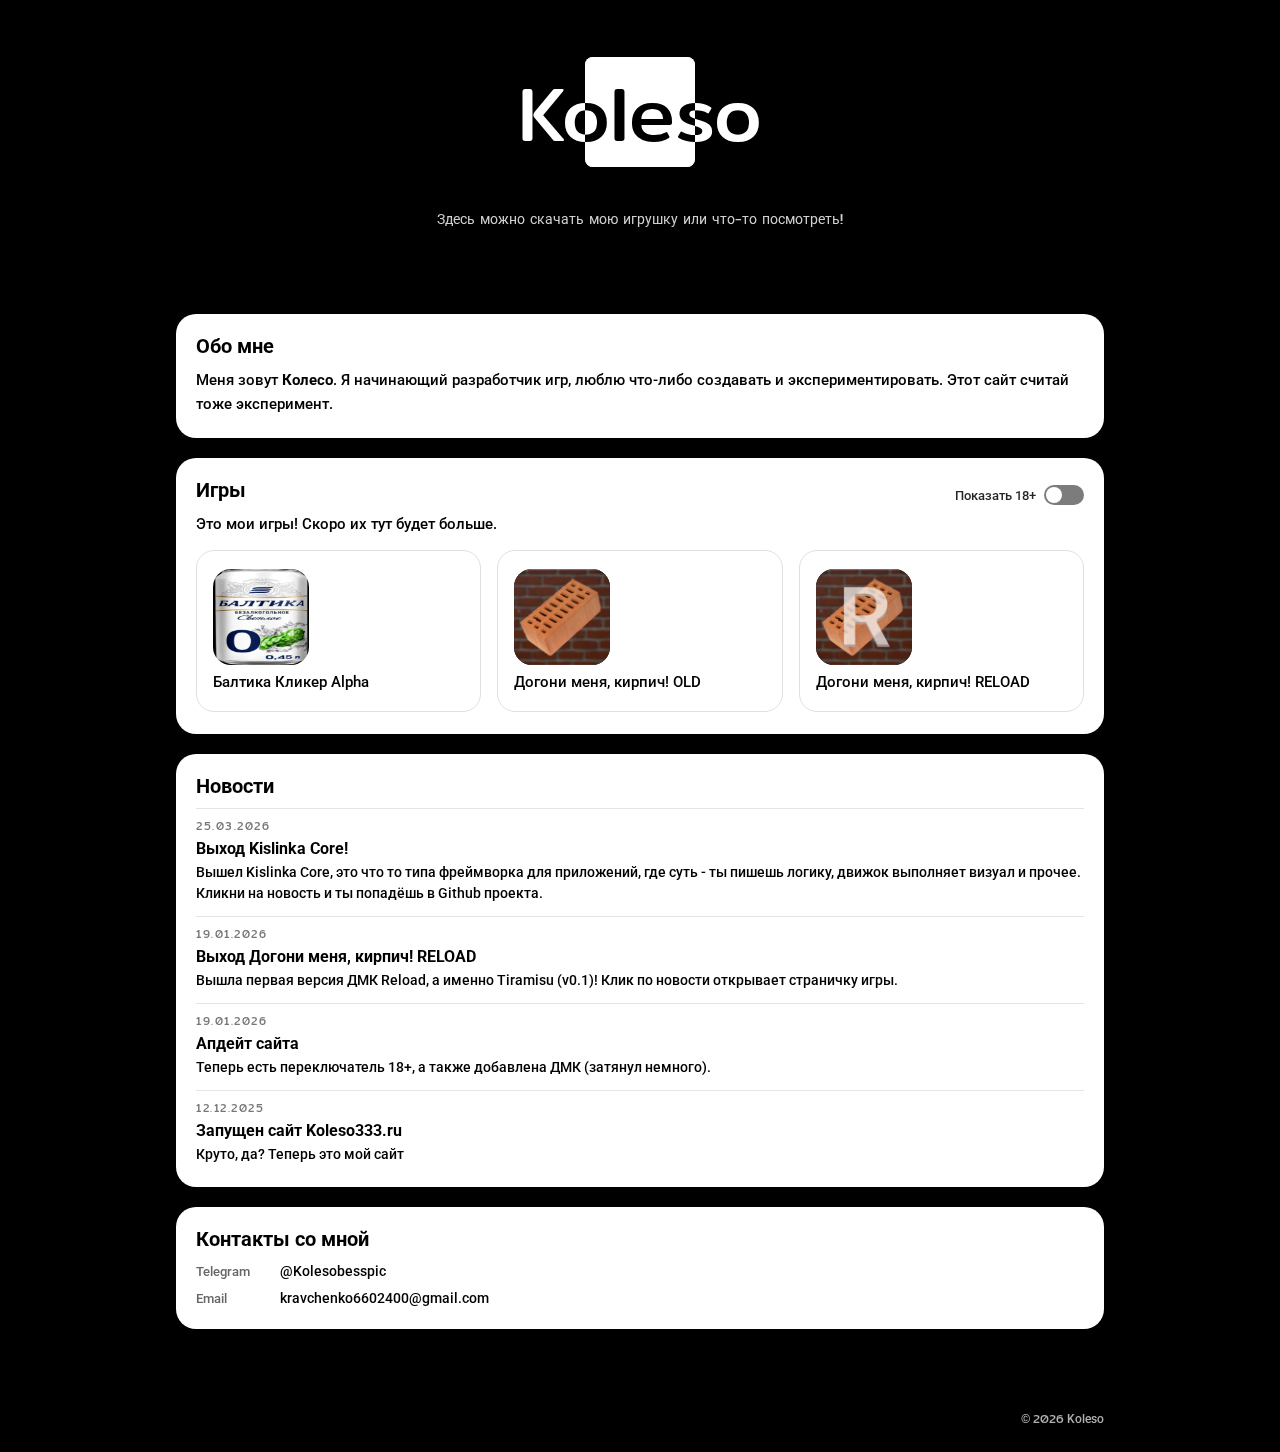
<file: index.html>
<!DOCTYPE html>
<html lang="ru">
<head>
    <meta charset="UTF-8">
    <title>Koleso Dev</title>
    <meta name="viewport" content="width=device-width, initial-scale=1">

    <link rel="stylesheet" href="style.css">
    <link rel="icon" href="icon.ico" type="image/x-icon">

    <style>
        /* ===== ЗАГРУЗЧИК / ЧЁРНЫЙ ЭКРАН ===== */

        /* Прячем основной контент, пока body.loading */
        body.loading .site-header,
        body.loading .page,
        body.loading .footer {
            visibility: hidden;
        }

        /* Чёрный экран / лоадер поверх всего */
        .app-loader {
            position: fixed;
            inset: 0;
            background: #000;
            z-index: 9999;
            display: flex;
            align-items: center;
            justify-content: center;
            color: #fff;
            font-family: system-ui, -apple-system, BlinkMacSystemFont, "Segoe UI", sans-serif;
            text-align: center;
            padding: 1.5rem;
        }

        /* Когда загрузились данные — прячем лоадер */
        body:not(.loading) .app-loader {
            display: none;
        }

        .loader-error {
            max-width: 420px;
            line-height: 1.4;
            font-size: 15px;
            opacity: 0.9;
        }

        /* ===== ПЕРЕКЛЮЧАТЕЛЬ 18+ ДЛЯ ИГР ===== */

        .games-header {
            display: flex;
            align-items: center;
            justify-content: space-between;
            gap: 1rem;
        }

        .games-adult-toggle {
            display: flex;
            align-items: center;
            gap: 0.5rem;
            font-size: 13px;
            opacity: 0.85;
            white-space: nowrap;
        }

        .games-adult-label {
            user-select: none;
        }

        /* Базовый переключатель */
        .switch {
            position: relative;
            display: inline-block;
            width: 40px;
            height: 20px;
        }

        .switch input {
            opacity: 0;
            width: 0;
            height: 0;
        }

        .switch-slider {
            position: absolute;
            cursor: pointer;
            inset: 0;
            background-color: #666;
            transition: 0.2s;
            border-radius: 999px;
        }

        .switch-slider::before {
            position: absolute;
            content: "";
            height: 16px;
            width: 16px;
            left: 2px;
            top: 2px;
            background-color: #fff;
            transition: 0.2s;
            border-radius: 50%;
        }

        .switch input:checked + .switch-slider {
            background-color: #e53935; /* красный, 18+ */
        }

        .switch input:checked + .switch-slider::before {
            transform: translateX(20px);
        }

        /* Скрытые 18+ игры */
        .game-card--hidden-adult {
            display: none !important;
        }

        @media (max-width: 600px) {
            .games-header {
                flex-direction: column;
                align-items: flex-start;
            }
        }
    </style>
</head>
<body>

<header class="site-header" id="top">
    <div class="header-inner">
        <div class="brand">
            <div class="hero">
                <div class="hero-square hero-square--left"></div>
                <div class="hero-square hero-square--right"></div>
                <h1 class="hero-title">Koleso</h1>
            </div>

            <p class="brand-subtitle">
                Здесь можно скачать мою игрушку или что-то посмотреть!
            </p>
        </div>

    </div>
</header>

<main class="page">

    <!-- ОБО МНЕ -->
    <section id="about" class="section card">
        <h2 class="section-title" id="about-title">Обо мне</h2>
        <p class="section-text" id="about-text">Меня зовут <strong>Колесо</strong>. Я начинающий разработчик игр, люблю что‑либо создавать и экспериментировать. Этот сайт считай тоже эксперимент.</p>
    </section>

    <!-- ИГРЫ -->
    <section id="games" class="section card">
        <div class="games-header">
            <h2 class="section-title" id="games-title">Игры</h2>

            <!-- переключатель 18+ справа от заголовка -->
            <div class="games-adult-toggle">
                <span class="games-adult-label">Показать 18+</span>
                <label class="switch">
                    <input type="checkbox" id="toggle-18plus">
                    <span class="switch-slider"></span>
                </label>
            </div>
        </div>

        <p class="section-text" id="games-text">Это мои игры! Скоро их тут будет больше.</p>

        <div class="games-grid" id="games-grid">
            <a href="games/cex-drochilni/index.html" target="_blank" rel="noopener noreferrer" class="game-card" data-adult="true">
                <img src="games/cex-drochilni/logo.png" alt="Цex дрочильни" class="game-card-logo">
                <div class="game-card-title">Цex дрочильни</div>
            </a>
            <a href="games/baltika-clicker/index.html" target="_blank" rel="noopener noreferrer" class="game-card" data-adult="false">
                <img src="games/baltika-clicker/logo.png" alt="Балтика Кликер Alpha" class="game-card-logo">
                <div class="game-card-title">Балтика Кликер Alpha</div>
            </a>
            <a href="games/dmk-old/index.html" target="_blank" rel="noopener noreferrer" class="game-card" data-adult="false">
                <img src="games/dmk-old/logo.png" alt="Догони меня, кирпич! OLD" class="game-card-logo">
                <div class="game-card-title">Догони меня, кирпич! OLD</div>
            </a>
            <a href="games/dmk/index.html" target="_blank" rel="noopener noreferrer" class="game-card" data-adult="false">
                <img src="games/dmk/logo.png" alt="Догони меня, кирпич! RELOAD" class="game-card-logo">
                <div class="game-card-title">Догони меня, кирпич! RELOAD</div>
            </a>
        </div>
    </section>

    <!-- НОВОСТИ -->
    <section id="news" class="section card">
        <h2 class="section-title" id="news-title">Новости</h2>

        <div class="news-list" id="news-list">
            <article class="news-item">
                <a href="https://github.com/Koleso333/KislinkaCore" class="news-item-link" target="_blank" rel="noopener noreferrer">
                    <time class="news-date" datetime="2026-03-25">25.03.2026</time>
                    <h3 class="news-title">Выход Kislinka Core!</h3>
                    <p class="news-text">Вышел Kislinka Core, это что то типа фреймворка для приложений, где суть - ты пишешь логику, движок выполняет визуал и прочее. Кликни на новость и ты попадёшь в Github проекта.</p>
                </a>
            </article>
            <article class="news-item">
                <a href="games/dmk/index.html" class="news-item-link" target="_blank" rel="noopener noreferrer">
                    <time class="news-date" datetime="2026-01-19">19.01.2026</time>
                    <h3 class="news-title">Выход Догони меня, кирпич! RELOAD</h3>
                    <p class="news-text">Вышла первая версия ДМК Reload, а именно Tiramisu (v0.1)! Клик по новости открывает страничку игры.</p>
                </a>
            </article>
            <article class="news-item">
                <div class="news-item-content">
                    <time class="news-date" datetime="2026-01-19">19.01.2026</time>
                    <h3 class="news-title">Апдейт сайта</h3>
                    <p class="news-text">Теперь есть переключатель 18+, а также добавлена ДМК (затянул немного).</p>
                </div>
            </article>
            <article class="news-item">
                <div class="news-item-content">
                    <time class="news-date" datetime="2025-12-12">12.12.2025</time>
                    <h3 class="news-title">Запущен сайт Koleso333.ru</h3>
                    <p class="news-text">Круто, да? Теперь это мой сайт</p>
                </div>
            </article>
        </div>
    </section>

    <!-- КОНТАКТЫ -->
    <section id="contacts" class="section card">
        <h2 class="section-title" id="contacts-title">Контакты со мной</h2>
        <ul class="contacts-list" id="contacts-list">
            <li>
                <span class="contact-label">Telegram</span>
                <a href="https://t.me/Kolesobesspic" class="contact-link" target="_blank" rel="noopener noreferrer">@Kolesobesspic</a>
            </li>
            <li>
                <span class="contact-label">Email</span>
                <a href="mailto:kravchenko6602400@gmail.com" class="contact-link">kravchenko6602400@gmail.com</a>
            </li>
        </ul>
    </section>
</main>

<footer class="footer">
    <span>© <span id="year"></span> Koleso</span>
</footer>

<script>
    (function () {
        // Год в подвале
        const yearEl = document.getElementById('year');
        if (yearEl) {
            yearEl.textContent = new Date().getFullYear();
        }

        const gamesContainer = document.getElementById('games-grid');
        const adultToggle    = document.getElementById('toggle-18plus');

        const ADULT_TOGGLE_KEY = 'gamesShow18Plus';
        let showAdultGames = false;

        // ===== Работа с localStorage для 18+ =====
        function getSavedAdultToggle() {
            try {
                return localStorage.getItem(ADULT_TOGGLE_KEY);
            } catch (e) {
                return null;
            }
        }

        function setSavedAdultToggle(value) {
            try {
                localStorage.setItem(ADULT_TOGGLE_KEY, value);
            } catch (e) {
                // игнорируем ошибки (например, в приватном режиме)
            }
        }

        function applyAdultFilterToGames() {
            if (!gamesContainer) return;
            const cards = gamesContainer.querySelectorAll('.game-card');
            cards.forEach(card => {
                const isAdult = card.dataset.adult === 'true';
                if (isAdult && !showAdultGames) {
                    card.classList.add('game-card--hidden-adult');
                } else {
                    card.classList.remove('game-card--hidden-adult');
                }
            });
        }

        function onAdultToggleChange(e) {
            const checked = e.target.checked;

            // Включение 18+ — показать предупреждение
            if (checked && !showAdultGames) {
                const ok = window.confirm(
                    'Эта настройка покажет игры с контентом 18+.\n' +
                    'Подтвердите, что вам уже есть 18 лет.'
                );
                if (!ok) {
                    e.target.checked = false;
                    return;
                }
            }

            showAdultGames = checked;
            setSavedAdultToggle(showAdultGames ? '1' : '0');
            applyAdultFilterToGames();
        }

        // Инициализация состояния переключателя 18+ из localStorage
        if (adultToggle) {
            const saved = getSavedAdultToggle();
            showAdultGames = saved === '1';
            adultToggle.checked = showAdultGames;
            adultToggle.addEventListener('change', onAdultToggleChange);
        }

        applyAdultFilterToGames();
    })();
</script>
</body>
</html>
</file>
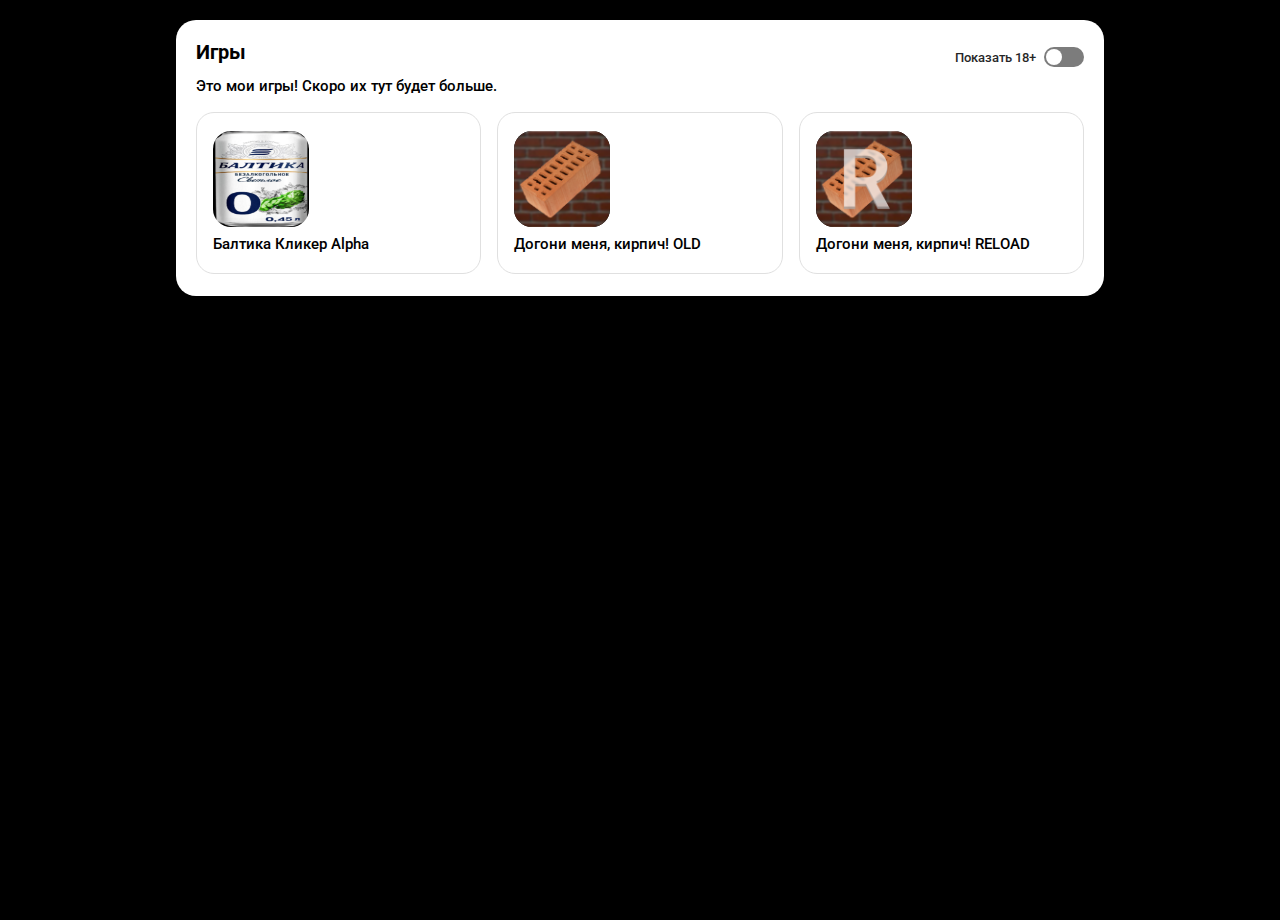
<file: games/index.html>
<!DOCTYPE html>
<html lang="ru">
<head>
    <meta charset="UTF-8">
    <title>Игры — Koleso</title>
    <meta name="viewport" content="width=device-width, initial-scale=1">

    <link rel="stylesheet" href="../style.css">
    <link rel="icon" href="../icon.ico" type="image/x-icon">

    <style>
        .games-header {
            display: flex;
            align-items: center;
            justify-content: space-between;
            gap: 1rem;
        }

        .games-adult-toggle {
            display: flex;
            align-items: center;
            gap: 0.5rem;
            font-size: 13px;
            opacity: 0.85;
            white-space: nowrap;
        }

        .games-adult-label {
            user-select: none;
        }

        .switch {
            position: relative;
            display: inline-block;
            width: 40px;
            height: 20px;
        }

        .switch input {
            opacity: 0;
            width: 0;
            height: 0;
        }

        .switch-slider {
            position: absolute;
            cursor: pointer;
            inset: 0;
            background-color: #666;
            transition: 0.2s;
            border-radius: 999px;
        }

        .switch-slider::before {
            position: absolute;
            content: "";
            height: 16px;
            width: 16px;
            left: 2px;
            top: 2px;
            background-color: #fff;
            transition: 0.2s;
            border-radius: 50%;
        }

        .switch input:checked + .switch-slider {
            background-color: #e53935;
        }

        .switch input:checked + .switch-slider::before {
            transform: translateX(20px);
        }

        .game-card--hidden-adult {
            display: none !important;
        }

        @media (max-width: 600px) {
            .games-header {
                flex-direction: column;
                align-items: flex-start;
            }
        }
    </style>
</head>
<body>

<main class="page">

    <section id="games" class="section card">
        <div class="games-header">
            <h2 class="section-title" id="games-title">Игры</h2>

            <div class="games-adult-toggle">
                <span class="games-adult-label">Показать 18+</span>
                <label class="switch">
                    <input type="checkbox" id="toggle-18plus">
                    <span class="switch-slider"></span>
                </label>
            </div>
        </div>

        <p class="section-text" id="games-text">Это мои игры! Скоро их тут будет больше.</p>

        <div class="games-grid" id="games-grid">
            <a href="cex-drochilni/index.html" target="_blank" rel="noopener noreferrer" class="game-card" data-adult="true">
                <img src="cex-drochilni/logo.png" alt="Цex дрочильни" class="game-card-logo">
                <div class="game-card-title">Цex дрочильни</div>
            </a>
            <a href="baltika-clicker/index.html" target="_blank" rel="noopener noreferrer" class="game-card" data-adult="false">
                <img src="baltika-clicker/logo.png" alt="Балтика Кликер Alpha" class="game-card-logo">
                <div class="game-card-title">Балтика Кликер Alpha</div>
            </a>
            <a href="dmk-old/index.html" target="_blank" rel="noopener noreferrer" class="game-card" data-adult="false">
                <img src="dmk-old/logo.png" alt="Догони меня, кирпич! OLD" class="game-card-logo">
                <div class="game-card-title">Догони меня, кирпич! OLD</div>
            </a>
            <a href="dmk/index.html" target="_blank" rel="noopener noreferrer" class="game-card" data-adult="false">
                <img src="dmk/logo.png" alt="Догони меня, кирпич! RELOAD" class="game-card-logo">
                <div class="game-card-title">Догони меня, кирпич! RELOAD</div>
            </a>
        </div>
    </section>

</main>

<script>
    (function () {
        const gamesContainer = document.getElementById('games-grid');
        const adultToggle    = document.getElementById('toggle-18plus');

        const ADULT_TOGGLE_KEY = 'gamesShow18Plus';
        let showAdultGames = false;

        function getSavedAdultToggle() {
            try {
                return localStorage.getItem(ADULT_TOGGLE_KEY);
            } catch (e) {
                return null;
            }
        }

        function setSavedAdultToggle(value) {
            try {
                localStorage.setItem(ADULT_TOGGLE_KEY, value);
            } catch (e) {
            }
        }

        function applyAdultFilterToGames() {
            if (!gamesContainer) return;
            const cards = gamesContainer.querySelectorAll('.game-card');
            cards.forEach(card => {
                const isAdult = card.dataset.adult === 'true';
                if (isAdult && !showAdultGames) {
                    card.classList.add('game-card--hidden-adult');
                } else {
                    card.classList.remove('game-card--hidden-adult');
                }
            });
        }

        function onAdultToggleChange(e) {
            const checked = e.target.checked;

            if (checked && !showAdultGames) {
                const ok = window.confirm(
                    'Эта настройка покажет игры с контентом 18+.\n' +
                    'Подтвердите, что вам уже есть 18 лет.'
                );
                if (!ok) {
                    e.target.checked = false;
                    return;
                }
            }

            showAdultGames = checked;
            setSavedAdultToggle(showAdultGames ? '1' : '0');
            applyAdultFilterToGames();
        }

        if (adultToggle) {
            const saved = getSavedAdultToggle();
            showAdultGames = saved === '1';
            adultToggle.checked = showAdultGames;
            adultToggle.addEventListener('change', onAdultToggleChange);
        }

        applyAdultFilterToGames();
    })();
</script>
</body>
</html>
</file>
<file: style.css>
/* Подключаем Roboto с Google Fonts */
@import url("https://fonts.googleapis.com/css2?family=Roboto:wght@400;500&display=swap");

/* Локальный шрифт Mitr (файл Mitr.ttf лежит рядом с index.html и style.css) */
@font-face {
    font-family: "Mitr";
    src: url("Mitr.ttf") format("truetype");
    font-weight: 400;
    font-style: normal;
}

/* Базовый юнит для шапки: от него считаются размер квадратов, шрифт, смещения */
:root {
    --hero-square: min(13vw, 110px);
}

/* =========================
   БАЗА
   ========================= */

*,
*::before,
*::after {
    box-sizing: border-box;
    margin: 0;
    padding: 0;
}

html {
    scroll-behavior: smooth;
}

/* По умолчанию всё — Roboto, чуть жирнее обычного */
body {
    min-height: 100vh;
    background: #000;
    color: #fff;
    font-family: "Roboto", system-ui, -apple-system, BlinkMacSystemFont, "Segoe UI", sans-serif;
    font-weight: 500;
}

/* Чёрный экран до загрузки JSON */
.app-loader {
    position: fixed;
    inset: 0;
    background: #000;
    z-index: 2000;
}

/* Пока body.loading — контент скрыт */
body.loading .site-header,
body.loading .page,
body.loading .footer {
    visibility: hidden;
}

/* Когда класс loading убран — скрываем лоадер */
body:not(.loading) .app-loader {
    display: none;
}

/* =========================
   ШАПКА / HERO
   ========================= */

.site-header {
    padding: 24px 16px 40px;
}

.header-inner {
    max-width: 960px;
    margin: 0 auto;
}

.brand {
    text-align: center;
    margin-bottom: 24px;
}

/* Вся шапка — Mitr */
.site-header,
.hero-title,
.brand-subtitle,
.nav-link {
    font-family: "Mitr", "Roboto", system-ui, -apple-system, BlinkMacSystemFont, "Segoe UI", sans-serif;
    font-weight: 400;
}

.brand-subtitle {
    font-size: 14px;
    color: #d0d0d0;
    margin-top: 8px;
}

/* Блок с логотипом и квадратами */
.hero {
    position: relative;
    height: calc(var(--hero-square) * 1.6);
    display: flex;
    align-items: center;
    justify-content: center;
    overflow: visible;
}

.hero-title {
    font-size: calc(var(--hero-square) * 0.7);
    letter-spacing: 0;
    text-transform: none;
    color: #ffffff;
    mix-blend-mode: difference;
    z-index: 2;
}

/* Белые квадраты */
.hero-square {
    position: absolute;
    width: var(--hero-square);
    height: var(--hero-square);
    background: #ffffff;
    border-radius: 8px;
    z-index: 1;
}

/* Левый — ПРОТИВ часовой */
.hero-square--left {
    animation: spin-left 16s linear infinite;
}

/* Правый — по часовой */
.hero-square--right {
    animation: spin-right 18s linear infinite;
}

@keyframes spin-left {
    0% {
        transform: translate(
            calc(-1.1 * var(--hero-square)),
            calc(0.1 * var(--hero-square))
        ) rotate(-18deg);
    }
    100% {
        transform: translate(
            calc(-1.1 * var(--hero-square)),
            calc(0.1 * var(--hero-square))
        ) rotate(-378deg);
    }
}

@keyframes spin-right {
    0% {
        transform: translate(
            calc(1.1 * var(--hero-square)),
            calc(-0.1 * var(--hero-square))
        ) rotate(18deg);
    }
    100% {
        transform: translate(
            calc(1.1 * var(--hero-square)),
            calc(-0.1 * var(--hero-square))
        ) rotate(378deg);
    }
}

/* Навигация в шапке */
.nav {
    display: flex;
    flex-wrap: wrap;
    justify-content: center;
    gap: 12px 18px;
    margin-top: 8px;
    font-size: 13px;
    text-transform: uppercase;
    letter-spacing: 0.16em;
}

.nav-link {
    color: #ffffff;
    text-decoration: none;
    padding-bottom: 2px;
    border-bottom: 1px solid transparent;
    opacity: 0.7;
    transition: opacity 0.2s ease;
}

.nav-link:hover {
    opacity: 1;
}

/* =========================
   КОНТЕНТ
   ========================= */

.page {
    max-width: 960px;
    margin: 0 auto 56px;
    padding: 0 16px 24px;
}

/* Белые карточки-секции */
.section.card {
    background: #ffffff;
    color: #000000;
    border-radius: 20px;
    padding: 20px 20px 22px;
    margin-top: 20px;
}

.section-title {
    font-size: 20px;
    margin-bottom: 10px;
}

.section-text {
    line-height: 1.6;
    font-size: 15px;
}

/* =========================
   ИГРЫ — сетка карточек на главной
   ========================= */

.games-grid {
    margin-top: 14px;
    display: grid;
    grid-template-columns: repeat(auto-fit, minmax(260px, 1fr));
    gap: 16px;
}

.game-card {
    display: flex;
    flex-direction: column;
    align-items: flex-start;
    padding: 18px 16px 20px;
    background: #ffffff;
    color: #000000;
    border-radius: 18px;
    border: 1px solid #e0e0e0;
    text-decoration: none;
    cursor: pointer;
    transition: transform 0.12s ease, border-color 0.12s ease;
}

.game-card:hover {
    transform: translateY(-1px);
    border-color: #000000;
}

.game-card-logo {
    width: 96px;
    height: 96px;
    border-radius: 18px;
    object-fit: cover;
    margin-bottom: 8px;
    background: #000;
}

.game-card-title {
    font-size: 15px;
    text-align: left;
}

/* =========================
   НОВОСТИ
   ========================= */

/* Цифры (даты и год) — Mitr */
.news-date,
#year {
    font-family: "Mitr", "Roboto", system-ui, -apple-system, BlinkMacSystemFont, "Segoe UI", sans-serif;
    font-weight: 400;
}

.news-list {
    display: flex;
    flex-direction: column;
    gap: 12px;
    margin-top: 4px;
}

.news-item {
    padding-top: 8px;
    border-top: 1px solid #e5e5e5;
}

/* Обёртка для новости (кликабельная и нет) */
.news-item-link,
.news-item-content {
    display: block;
    color: inherit;
    text-decoration: none;
}

.news-item-link:hover {
    text-decoration: none;
}

.news-date {
    display: block;
    font-size: 11px;
    text-transform: uppercase;
    letter-spacing: 0.14em;
    color: #777777;
    margin-bottom: 4px;
}

.news-title {
    font-size: 16px;
    margin-bottom: 4px;
}

.news-text {
    font-size: 14px;
    line-height: 1.5;
}

.news-error {
    font-size: 14px;
    color: #aa0000;
}

/* =========================
   КОНТАКТЫ
   ========================= */

.contacts-list {
    list-style: none;
    margin-top: 2px;
}

.contacts-list li + li {
    margin-top: 8px;
}

.contact-label {
    display: inline-block;
    width: 80px;
    font-size: 13px;
    color: #666666;
}

.contact-link {
    font-size: 14px;
    text-decoration: none;
    color: #000000;
    border-bottom: 1px solid transparent;
}

.contact-link:hover {
    border-bottom-color: #000000;
}

/* =========================
   ПОДВАЛ
   ========================= */

.footer {
    max-width: 960px;
    margin: 0 auto 24px;
    padding: 0 16px;
    font-size: 12px;
    color: #b0b0b0;
    text-align: right;
}

/* =========================
   СТРАНИЦА ИГРЫ
   ========================= */

.game-page {
    background: #000;
    color: #fff;
}

.game-page-main {
    max-width: 960px;
    margin: 0 auto 40px;
    padding: 0 16px 32px;
}

/* Хедер игры с баннером */
.game-hero {
    position: relative;
    margin: 24px -16px 32px;
    height: 390px;
    background-color: #111;
    background-size: cover;
    background-position: center;
    background-repeat: no-repeat;
    border-radius: 0 0 24px 24px;
    overflow: hidden;
}

/* градиент снизу вверх */
.game-hero::before {
    content: "";
    position: absolute;
    inset: 0;
    background: linear-gradient(to top, rgba(0,0,0,0.9), rgba(0,0,0,0));
    z-index: 1;
}

.game-hero-inner {
    position: relative;
    z-index: 2;
    height: 100%;
    display: flex;
    align-items: flex-end;
    padding: 32px 32px 26px;
    gap: 28px;
}

/* Год игры в баннере (справа снизу) */
.game-year-tag {
    position: absolute;
    right: 20px;
    bottom: 14px;
    z-index: 2;
    font-size: 12px;
    color: #d0d0d0;
    opacity: 0.85;
}

.game-logo {
    width: 144px;
    height: 144px;
    border-radius: 26px;
    background: #ffffff;
    object-fit: cover;
}

.game-hero-text {
    max-width: 600px;
}

.game-page-title {
    font-family: "Mitr", "Roboto", system-ui, -apple-system, BlinkMacSystemFont, "Segoe UI", sans-serif;
    font-size: 42px;
    margin-bottom: 8px;
}

.game-page-description {
    font-size: 18px;
    color: #e0e0e0;
}

/* Блок скриншотов: карусель */
.game-section {
    margin-top: 20px;
}

.game-section-title {
    font-size: 24px;
    margin-bottom: 10px;
}

.game-screens-wrapper {
    position: relative;
    margin-top: 10px;
    overflow: hidden;
    border-radius: 12px;
}

.game-screens {
    display: flex;
    transition: transform 0.3s ease;
}

.game-screens img {
    width: 100%;
    flex-shrink: 0;
    display: block;
    border-radius: 0;
    cursor: pointer;
}

/* Стрелки карусели */
.screen-nav {
    position: absolute;
    top: 50%;
    transform: translateY(-50%);
    width: 28px;
    height: 28px;
    border-radius: 50%;
    border: 1px solid #ffffff;
    background: rgba(0, 0, 0, 0.6);
    color: #ffffff;
    font-size: 18px;
    line-height: 1;
    cursor: pointer;
    display: flex;
    align-items: center;
    justify-content: center;
    z-index: 2;
    opacity: 0.9;
    transition: opacity 0.15s ease, transform 0.15s ease;
}

.screen-nav--left {
    left: 8px;
}

.screen-nav--right {
    right: 8px;
}

.screen-nav:hover {
    opacity: 1;
    transform: translateY(-50%) scale(1.05);
}

.screen-nav--disabled {
    opacity: 0.0;
    pointer-events: none;
}

/* Градиенты по краям */
.game-screens-gradient {
    position: absolute;
    top: 0;
    bottom: 0;
    width: 32px;
    z-index: 1;
    pointer-events: none;
}

.game-screens-gradient--left {
    left: 0;
    background: linear-gradient(to right, rgba(0,0,0,0.7), transparent);
}

.game-screens-gradient--right {
    right: 0;
    background: linear-gradient(to left, rgba(0,0,0,0.7), transparent);
}

/* =========================
   ВЬЮЕР СКРИНШОТОВ
   ========================= */

.screenshot-viewer {
    position: fixed;
    inset: 0;
    background: rgba(0, 0, 0, 0.9);
    display: flex;
    justify-content: center;
    align-items: center;
    opacity: 0;
    pointer-events: none;
    transition: opacity 0.25s ease;
    z-index: 3000;
}

.screenshot-viewer.viewer--open {
    opacity: 1;
    pointer-events: auto;
}

.screenshot-viewer-inner {
    position: relative;
    max-width: 92vw;
    max-height: 92vh;
    display: flex;
    align-items: center;
    justify-content: center;
}

.screenshot-viewer-img {
    max-width: 100%;
    max-height: 100%;
    transform: scale(1);
    transition: transform 0.25s ease;
    cursor: zoom-in;
}

.screenshot-viewer-img.zoomed {
    cursor: zoom-out;
}

.screenshot-viewer-close {
    position: absolute;
    top: -32px;
    right: 0;
    width: 28px;
    height: 28px;
    border-radius: 50%;
    border: 1px solid #ffffff;
    background: rgba(0, 0, 0, 0.6);
    color: #ffffff;
    font-size: 18px;
    line-height: 1;
    cursor: pointer;
    display: flex;
    align-items: center;
    justify-content: center;
}

/* =========================
   КНОПКИ СКАЧИВАНИЯ НА СТРАНИЦЕ ИГРЫ
   ========================= */

.game-downloads {
    display: flex;
    flex-direction: column;
    align-items: center;
    gap: 12px;
    margin-top: 16px;
}

.download-button {
    position: relative;
    display: flex;
    flex-direction: column;
    align-items: center;
    justify-content: center;
    text-align: center;

    min-width: 260px;
    max-width: 360px;
    padding: 14px 20px 20px 20px;
    border-radius: 18px;
    text-decoration: none;
    border: 1px solid transparent;
    cursor: pointer;

    transition: transform 0.12s ease, box-shadow 0.12s ease,
                border-color 0.12s ease, background-color 0.12s ease,
                color 0.12s ease;
}

.download-button-label {
    font-size: 15px;
}

.download-button-version {
    margin-top: 3px;
    font-size: 12px;
    opacity: 0.8;
}

/* Год на кнопке (слева снизу, не влияет на высоту) */
.download-button-year {
    position: absolute;
    left: 12px;
    bottom: 6px;
    font-size: 10px;
    opacity: 0.7;
    pointer-events: none;
}

.download-button--green .download-button-year {
    color: #e5ffe5;
}

.download-button--white .download-button-year {
    color: #555555;
}

/* зелёная кнопка */
.download-button--green {
    background: #16a34a;
    color: #ffffff;
}

.download-button--green .download-button-version {
    color: #e5ffe5;
}

/* белая кнопка */
.download-button--white {
    background: #ffffff;
    color: #000000;
    border-color: #e0e0e0;
}

.download-button--white .download-button-version {
    color: #555555;
}

/* hover-анимация */
.download-button:hover {
    transform: translateY(-1px);
    box-shadow: 0 4px 12px rgba(0, 0, 0, 0.3);
    border-color: #000000;
}

/* =========================
   АДАПТИВ
   ========================= */

@media (max-width: 600px) {
    .site-header {
        padding: 20px 12px 32px;
    }

    .section.card {
        padding: 18px 16px 20px;
    }

    .game-hero {
        margin: 12px -16px 24px;
        height: 300px;
    }

    .game-hero-inner {
        padding: 22px 18px 20px;
        gap: 18px;
    }

    .game-logo {
        width: 110px;
        height: 110px;
        border-radius: 22px;
    }

    .game-page-title {
        font-size: 28px;
    }

    .game-page-description {
        font-size: 16px;
    }

    .download-button {
        width: 100%;
        max-width: none;
    }
}
</file>
